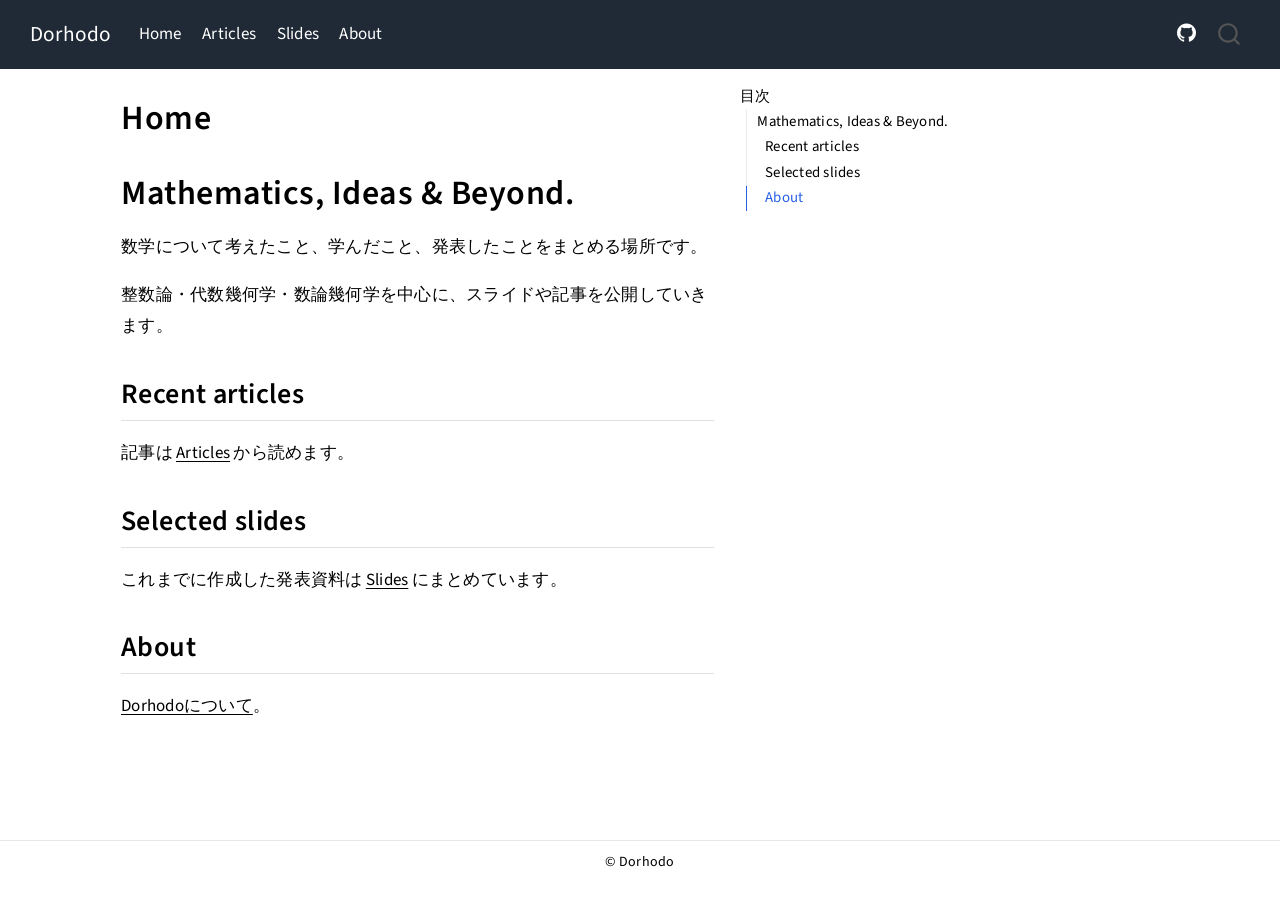
<file: index.html>
<!DOCTYPE html>
<html xmlns="http://www.w3.org/1999/xhtml" lang="ja" xml:lang="ja"><head>

<meta charset="utf-8">
<meta name="generator" content="quarto-1.11.9">

<meta name="viewport" content="width=device-width, initial-scale=1.0, user-scalable=yes">


<title>Home – Dorhodo</title>
<style>
/* Default styles provided by pandoc.
** See https://pandoc.org/MANUAL.html#variables-for-html for config info.
*/
span.smallcaps{font-variant: small-caps;}
div.columns{display: flex; gap: 1.5em;}
div.column{flex: auto;}
@media screen {
div.columns{gap: min(4vw, 1.5em);}
div.column{overflow-x: auto;}
}
div.hanging-indent{margin-left: 1.5em; text-indent: -1.5em;}
ul.task-list{list-style: none;}
ul.task-list li input[type="checkbox"] {
  width: 0.8em;
  margin: 0 0.8em 0.2em -1em; /* quarto-specific, see https://github.com/quarto-dev/quarto-cli/issues/4556 */ 
  vertical-align: middle;
}
</style>


<script src="site_libs/quarto-nav/quarto-nav.js"></script>
<script src="site_libs/quarto-nav/headroom.min.js"></script>
<script src="site_libs/clipboard/clipboard.min.js"></script>
<script src="site_libs/quarto-search/autocomplete.umd.js"></script>
<script src="site_libs/quarto-search/fuse.min.js"></script>
<script src="site_libs/quarto-search/quarto-search.js"></script>
<meta name="quarto:offset" content="./">
<script src="site_libs/quarto-html/quarto.js" type="module"></script>
<script src="site_libs/quarto-html/tabsets/tabsets.js" type="module"></script>
<script src="site_libs/quarto-html/scrollable-regions/scrollable-regions.js" type="module"></script>
<script src="site_libs/quarto-html/popper.min.js"></script>
<script src="site_libs/quarto-html/tippy.umd.min.js"></script>
<script src="site_libs/quarto-html/anchor.min.js"></script>
<link href="site_libs/quarto-html/tippy.css" rel="stylesheet">
<link href="site_libs/quarto-html/quarto-syntax-highlighting-63b5708e65d6cd79cd7618c58d0c21e7.css" rel="stylesheet" id="quarto-text-highlighting-styles">
<script src="site_libs/bootstrap/bootstrap.min.js"></script>
<link href="site_libs/bootstrap/bootstrap-icons.css" rel="stylesheet">
<link href="site_libs/bootstrap/bootstrap-b0bacdaee50ff9abb97ae013f25660d1.min.css" rel="stylesheet" append-hash="true" id="quarto-bootstrap" data-mode="light">
<script id="quarto-search-options" type="application/json">{
  "location": "navbar",
  "copy-button": false,
  "collapse-after": 3,
  "panel-placement": "end",
  "type": "overlay",
  "limit": 50,
  "keyboard-shortcut": [
    "f",
    "/",
    "s"
  ],
  "show-item-context": false,
  "language": {
    "search-no-results-text": "一致なし",
    "search-matching-documents-text": "一致した文書",
    "search-copy-link-title": "検索へのリンクをコピー",
    "search-hide-matches-text": "追加の検索結果を非表示",
    "search-more-match-text": "追加の検索結果",
    "search-more-matches-text": "追加の検索結果",
    "search-clear-button-title": "消去",
    "search-text-placeholder": "",
    "search-detached-cancel-button-title": "取消",
    "search-submit-button-title": "検索",
    "search-label": "サーチ"
  }
}</script>
<style>html{ scroll-behavior: smooth; }</style>


<link rel="stylesheet" href="styles.css">
</head>

<body class="nav-fixed quarto-light"><a id="quarto-skip-link" class="visually-hidden-focusable" href="#quarto-document-content">メインコンテンツにスキップ</a>

<div id="quarto-search-results"></div>
  <header id="quarto-header" class="headroom fixed-top">
    <nav class="navbar navbar-expand-lg " data-bs-theme="dark" aria-label="ウェブサイト">
      <div class="navbar-container container-fluid">
      <div class="navbar-brand-container mx-auto">
    <a class="navbar-brand" href="./index.html">
    <span class="navbar-title">Dorhodo</span>
    </a>
  </div>
          <button class="navbar-toggler" type="button" data-bs-toggle="collapse" data-bs-target="#navbarCollapse" aria-controls="navbarCollapse" aria-expanded="false" aria-label="ナビゲーションを切り替える" onclick="if (window.quartoToggleHeadroom) { window.quartoToggleHeadroom(); }">
  <span class="navbar-toggler-icon"></span>
</button>
          <div class="collapse navbar-collapse" id="navbarCollapse">
            <ul class="navbar-nav navbar-nav-scroll me-auto">
  <li class="nav-item">
    <a class="nav-link active" href="./index.html" aria-current="page"> 
<span class="menu-text">Home</span></a>
  </li>  
  <li class="nav-item">
    <a class="nav-link" href="./articles/index.html"> 
<span class="menu-text">Articles</span></a>
  </li>  
  <li class="nav-item">
    <a class="nav-link" href="./slides/index.html"> 
<span class="menu-text">Slides</span></a>
  </li>  
  <li class="nav-item">
    <a class="nav-link" href="./about.html"> 
<span class="menu-text">About</span></a>
  </li>  
</ul>
            <ul class="navbar-nav navbar-nav-scroll ms-auto">
  <li class="nav-item compact">
    <a class="nav-link" href="https://github.com/dorhodo"> <i class="bi bi-github" role="img" aria-label="GitHub">
</i> 
<span class="menu-text"></span></a>
  </li>  
</ul>
          </div> <!-- /navcollapse -->
            <div class="quarto-navbar-tools">
</div>
            <div id="quarto-search" class="" title="サーチ"></div>
      </div> <!-- /container-fluid -->
    </nav>
</header>
<!-- content -->
<div id="quarto-content" class="quarto-container page-columns page-rows-contents page-layout-article page-navbar">
<!-- sidebar -->
<!-- margin-sidebar -->
    <div id="quarto-margin-sidebar" class="sidebar margin-sidebar">
        <nav id="TOC" role="doc-toc" aria-labelledby="toc-title" class="toc-active">
    <h2 id="toc-title">目次</h2>
   
  <ul>
  <li><a href="#mathematics-ideas-beyond." id="toc-mathematics-ideas-beyond." class="nav-link active" data-scroll-target="#mathematics-ideas-beyond.">Mathematics, Ideas &amp; Beyond.</a>
  <ul class="collapse">
  <li><a href="#recent-articles" id="toc-recent-articles" class="nav-link" data-scroll-target="#recent-articles">Recent articles</a></li>
  <li><a href="#selected-slides" id="toc-selected-slides" class="nav-link" data-scroll-target="#selected-slides">Selected slides</a></li>
  <li><a href="#about" id="toc-about" class="nav-link" data-scroll-target="#about">About</a></li>
  </ul></li>
  </ul>
</nav>
    </div>
<!-- main -->
<main class="content" id="quarto-document-content" tabindex="-1">

<header id="title-block-header" class="quarto-title-block default">
<div class="quarto-title">
<h1 class="title">Home</h1>
</div>



<div class="quarto-title-meta">

    
  
    
  </div>
  


</header>


<section id="mathematics-ideas-beyond." class="level1">
<h1>Mathematics, Ideas &amp; Beyond.</h1>
<p>数学について考えたこと、学んだこと、発表したことをまとめる場所です。</p>
<p>整数論・代数幾何学・数論幾何学を中心に、スライドや記事を公開していきます。</p>
<section id="recent-articles" class="level2">
<h2 class="anchored" data-anchor-id="recent-articles">Recent articles</h2>
<p>記事は <a href="./articles/">Articles</a> から読めます。</p>
</section>
<section id="selected-slides" class="level2">
<h2 class="anchored" data-anchor-id="selected-slides">Selected slides</h2>
<p>これまでに作成した発表資料は <a href="./slides/">Slides</a> にまとめています。</p>
</section>
<section id="about" class="level2">
<h2 class="anchored" data-anchor-id="about">About</h2>
<p><a href="./about/">Dorhodoについて</a>。</p>


</section>
</section>

</main> <!-- /main -->
<script id="quarto-html-after-body" type="application/javascript">
  window.document.addEventListener("DOMContentLoaded", function (event) {
    const icon = "";
    const anchorJS = new window.AnchorJS();
    anchorJS.options = {
      placement: 'right',
      icon: icon
    };
    anchorJS.add('.anchored');
    const isCodeAnnotation = (el) => {
      for (const clz of el.classList) {
        if (clz.startsWith('code-annotation-')) {                     
          return true;
        }
      }
      return false;
    }
    const onCopySuccess = function(e) {
      // button target
      const button = e.trigger;
      // don't keep focus
      button.blur();
      // flash "checked"
      button.classList.add('code-copy-button-checked');
      var currentTitle = button.getAttribute("title");
      button.setAttribute("title", "コピーしました");
      let tooltip;
      if (window.bootstrap) {
        button.setAttribute("data-bs-toggle", "tooltip");
        button.setAttribute("data-bs-placement", "left");
        button.setAttribute("data-bs-title", "コピーしました");
        tooltip = new bootstrap.Tooltip(button, 
          { trigger: "manual", 
            customClass: "code-copy-button-tooltip",
            offset: [0, -8]});
        tooltip.show();    
      }
      setTimeout(function() {
        if (tooltip) {
          tooltip.hide();
          button.removeAttribute("data-bs-title");
          button.removeAttribute("data-bs-toggle");
          button.removeAttribute("data-bs-placement");
        }
        button.setAttribute("title", currentTitle);
        button.classList.remove('code-copy-button-checked');
      }, 1000);
      // clear code selection
      e.clearSelection();
    }
    const getTextToCopy = function(trigger) {
      const outerScaffold = trigger.parentElement.cloneNode(true);
      const codeEl = outerScaffold.querySelector('code');
      for (const childEl of codeEl.children) {
        if (isCodeAnnotation(childEl)) {
          childEl.remove();
        }
      }
      return codeEl.innerText;
    }
    const clipboard = new window.ClipboardJS('.code-copy-button:not([data-in-quarto-modal])', {
      text: getTextToCopy
    });
    clipboard.on('success', onCopySuccess);
    if (window.document.getElementById('quarto-embedded-source-code-modal')) {
      const clipboardModal = new window.ClipboardJS('.code-copy-button[data-in-quarto-modal]', {
        text: getTextToCopy,
        container: window.document.getElementById('quarto-embedded-source-code-modal')
      });
      clipboardModal.on('success', onCopySuccess);
    }
      var localhostRegex = new RegExp(/^(?:http|https):\/\/localhost\:?[0-9]*\//);
      var mailtoRegex = new RegExp(/^mailto:/);
        var filterRegex = new RegExp("https:\/\/dorhodo\.github\.io\/");
      var isInternal = (href) => {
          return filterRegex.test(href) || localhostRegex.test(href) || mailtoRegex.test(href);
      }
      // Inspect non-navigation links and adorn them if external
      window.quartoDecorateExternalLinks = function (root) {
     var links = (root || window.document).querySelectorAll('a[href]:not(.nav-link):not(.navbar-brand):not(.toc-action):not(.sidebar-link):not(.sidebar-item-toggle):not(.pagination-link):not(.no-external):not([aria-hidden]):not(.dropdown-item):not(.quarto-navigation-tool):not(.about-link)');
      for (var i=0; i<links.length; i++) {
        const link = links[i];
        if (!isInternal(link.href)) {
          // undo the damage that might have been done by quarto-nav.js in the case of
          // links that we want to consider external
          if (link.dataset.originalHref !== undefined) {
            link.href = link.dataset.originalHref;
          }
          if (!link.classList.contains('no-external-icon')) {
          }
        }
      }
      };
      window.quartoDecorateExternalLinks(window.document);
    // Esc closes the popup (WCAG 1.4.13) and focus leaving both trigger and
    // popup closes it (WCAG 2.4.11); tippy handles neither for interactive popups.
    const hideOnEscAndFocusOut = {
      name: 'hideOnEscAndFocusOut',
      defaultValue: true,
      fn(instance) {
        const dismiss = () => {
          // A show scheduled by the trigger delay would otherwise reopen it
          instance.clearDelayTimeouts();
          instance.hide();
        };
        const onKeyDown = (event) => {
          if (event.key !== 'Escape') {
            return;
          }
          // Keep Esc from also reaching page handlers (e.g. reveal.js overview),
          // except an open reveal.js slide menu, which Esc should close too.
          // The menu handles keys only when its keyboard option is on.
          const menuHandlesEsc = window.Reveal?.getPlugin?.('menu')?.isOpen() &&
            window.Reveal.getConfig().menu?.keyboard !== false;
          if (!menuHandlesEsc) {
            event.stopPropagation();
          }
          if (instance.popper.contains(window.document.activeElement)) {
            // Disabled while refocusing so the focus trigger does not reopen it
            instance.disable();
            instance.reference.focus();
            instance.enable();
          }
          dismiss();
        };
        const onFocusOut = (event) => {
          const target = event.relatedTarget;
          if (target && !instance.reference.contains(target) &&
              !instance.popper.contains(target)) {
            dismiss();
          }
        };
        // On the trigger too: a click trigger (code-annotations: select) has no
        // blur handling. Attached for the instance's lifetime so leaving the
        // trigger also cancels a show still pending on the trigger delay.
        instance.reference.addEventListener('focusout', onFocusOut);
        return {
          onShow() {
            window.document.addEventListener('keydown', onKeyDown, true);
            instance.popper.addEventListener('focusout', onFocusOut);
          },
          onHide() {
            window.document.removeEventListener('keydown', onKeyDown, true);
            instance.popper.removeEventListener('focusout', onFocusOut);
          },
          onDestroy() {
            instance.reference.removeEventListener('focusout', onFocusOut);
          },
        };
      },
    };
    function tippyHover(el, contentFn, onTriggerFn, onUntriggerFn) {
      const config = {
        allowHTML: true,
        maxWidth: 500,
        delay: 100,
        arrow: false,
        appendTo: function(el) {
            return el.parentElement;
        },
        interactive: true,
        interactiveBorder: 10,
        theme: 'quarto',
        placement: 'bottom-start',
        plugins: [hideOnEscAndFocusOut],
      };
      if (contentFn) {
        config.content = contentFn;
      }
      if (onTriggerFn) {
        config.onTrigger = onTriggerFn;
      }
      if (onUntriggerFn) {
        config.onUntrigger = onUntriggerFn;
      }
      window.tippy(el, config); 
    }
    const noterefs = window.document.querySelectorAll('a[role="doc-noteref"]');
    for (var i=0; i<noterefs.length; i++) {
      const ref = noterefs[i];
      tippyHover(ref, function() {
        // use id or data attribute instead here
        let href = ref.getAttribute('data-footnote-href') || ref.getAttribute('href');
        try { href = new URL(href).hash; } catch {}
        const id = href.replace(/^#\/?/, "");
        const note = window.document.getElementById(id);
        if (note) {
          return note.innerHTML;
        } else {
          return "";
        }
      });
    }
    const xrefs = window.document.querySelectorAll('a.quarto-xref');
    const processXRef = (id, note) => {
      // Strip column container classes
      const stripColumnClz = (el) => {
        el.classList.remove("page-full", "page-columns");
        if (el.children) {
          for (const child of el.children) {
            stripColumnClz(child);
          }
        }
      }
      stripColumnClz(note)
      if (id === null || id.startsWith('sec-')) {
        // Special case sections, only their first couple elements
        const container = document.createElement("div");
        if (note.children && note.children.length > 2) {
          container.appendChild(note.children[0].cloneNode(true));
          for (let i = 1; i < note.children.length; i++) {
            const child = note.children[i];
            if (child.tagName === "P" && child.innerText === "") {
              continue;
            } else {
              container.appendChild(child.cloneNode(true));
              break;
            }
          }
          if (window.Quarto?.typesetMath) {
            window.Quarto.typesetMath(container);
          }
          return container.innerHTML
        } else {
          if (window.Quarto?.typesetMath) {
            window.Quarto.typesetMath(note);
          }
          return note.innerHTML;
        }
      } else {
        // Remove any anchor links if they are present
        const anchorLink = note.querySelector('a.anchorjs-link');
        if (anchorLink) {
          anchorLink.remove();
        }
        if (window.Quarto?.typesetMath) {
          window.Quarto.typesetMath(note);
        }
        if (note.classList.contains("callout")) {
          return note.outerHTML;
        } else {
          return note.innerHTML;
        }
      }
    }
    for (var i=0; i<xrefs.length; i++) {
      const xref = xrefs[i];
      tippyHover(xref, undefined, function(instance) {
        instance.disable();
        let url = xref.getAttribute('href');
        let hash = undefined; 
        if (url.startsWith('#')) {
          hash = url;
        } else {
          try { hash = new URL(url).hash; } catch {}
        }
        if (hash) {
          const id = hash.replace(/^#\/?/, "");
          const note = window.document.getElementById(id);
          if (note !== null) {
            try {
              const html = processXRef(id, note.cloneNode(true));
              instance.setContent(html);
            } finally {
              instance.enable();
              instance.show();
            }
          } else {
            // See if we can fetch this
            fetch(url.split('#')[0])
            .then(res => res.text())
            .then(html => {
              const parser = new DOMParser();
              const htmlDoc = parser.parseFromString(html, "text/html");
              const note = htmlDoc.getElementById(id);
              if (note !== null) {
                const html = processXRef(id, note);
                instance.setContent(html);
              } 
            }).finally(() => {
              instance.enable();
              instance.show();
            });
          }
        } else {
          // See if we can fetch a full url (with no hash to target)
          // This is a special case and we should probably do some content thinning / targeting
          fetch(url)
          .then(res => res.text())
          .then(html => {
            const parser = new DOMParser();
            const htmlDoc = parser.parseFromString(html, "text/html");
            const note = htmlDoc.querySelector('main.content');
            if (note !== null) {
              // This should only happen for chapter cross references
              // (since there is no id in the URL)
              // remove the first header
              if (note.children.length > 0 && note.children[0].tagName === "HEADER") {
                note.children[0].remove();
              }
              const html = processXRef(null, note);
              instance.setContent(html);
            } 
          }).finally(() => {
            instance.enable();
            instance.show();
          });
        }
      }, function(instance) {
      });
    }
        let selectedAnnoteEl;
        const selectorForAnnotation = ( cell, annotation) => {
          let cellAttr = 'data-code-cell="' + cell + '"';
          let lineAttr = 'data-code-annotation="' +  annotation + '"';
          const selector = 'span[' + cellAttr + '][' + lineAttr + ']';
          return selector;
        }
        const selectCodeLines = (annoteEl) => {
          const doc = window.document;
          const targetCell = annoteEl.getAttribute("data-target-cell");
          const targetAnnotation = annoteEl.getAttribute("data-target-annotation");
          const annoteSpan = window.document.querySelector(selectorForAnnotation(targetCell, targetAnnotation));
          const lines = annoteSpan.getAttribute("data-code-lines").split(",");
          const lineIds = lines.map((line) => {
            return targetCell + "-" + line;
          })
          // Each band is positioned against its own containing block, which is
          // not the offsetParent of the lines, so place it from client rects.
          const placeBand = (band, firstEl, lastEl, codeBlock) => {
            const container = band.offsetParent;
            if (container === null) {
              return;
            }
            const containerRect = container.getBoundingClientRect();
            // Reveal.js scales slides with a transform, so convert client
            // pixels back to the CSS pixels of the container.
            const scale = containerRect.height / container.offsetHeight || 1;
            const firstRect = firstEl.getBoundingClientRect();
            const lastRect = lastEl.getBoundingClientRect();
            const top = (firstRect.top - containerRect.top) / scale - container.clientTop + container.scrollTop;
            const height = (lastRect.bottom - firstRect.top) / scale;
            band.style.top = top - 2 + "px";
            band.style.height = height + 4 + "px";
            if (codeBlock) {
              // Without the copy button wrapper, the containing block is wider
              // than the code block, so span the code block explicitly.
              const blockRect = codeBlock.getBoundingClientRect();
              band.style.left = (blockRect.left - containerRect.left) / scale - container.clientLeft + container.scrollLeft + "px";
              band.style.width = blockRect.width / scale + "px";
            }
          };
          if (lineIds.length > 0) {
            const el = window.document.getElementById(lineIds[0]);
            const lastEl = window.document.getElementById(lineIds[lineIds.length - 1]);
            const parent = el.parentElement.parentElement;
            // cook up a div (if necessary) and position it
            let div = window.document.getElementById("code-annotation-line-highlight");
            if (div === null) {
              div = window.document.createElement("div");
              div.setAttribute("id", "code-annotation-line-highlight");
              div.style.position = 'absolute';
              parent.appendChild(div);
            }
            placeBand(div, el, lastEl, parent.closest("div.sourceCode") || parent);
            let gutterDiv = window.document.getElementById("code-annotation-line-highlight-gutter");
            if (gutterDiv === null) {
              gutterDiv = window.document.createElement("div");
              gutterDiv.setAttribute("id", "code-annotation-line-highlight-gutter");
              gutterDiv.style.position = 'absolute';
              const codeCell = window.document.getElementById(targetCell);
              const gutter = codeCell.querySelector('.code-annotation-gutter');
              gutter.appendChild(gutterDiv);
            }
            placeBand(gutterDiv, el, lastEl);
            selectedAnnoteEl = annoteEl;
          }
        };
        const unselectCodeLines = () => {
          const elementsIds = ["code-annotation-line-highlight", "code-annotation-line-highlight-gutter"];
          elementsIds.forEach((elId) => {
            const div = window.document.getElementById(elId);
            if (div) {
              div.remove();
            }
          });
          selectedAnnoteEl = undefined;
        };
          // Handle positioning of the toggle
      window.addEventListener(
        "resize",
        throttle(() => {
          elRect = undefined;
          if (selectedAnnoteEl) {
            selectCodeLines(selectedAnnoteEl);
          }
        }, 10)
      );
      function throttle(fn, ms) {
      let throttle = false;
      let timer;
        return (...args) => {
          if(!throttle) { // first call gets through
              fn.apply(this, args);
              throttle = true;
          } else { // all the others get throttled
              if(timer) clearTimeout(timer); // cancel #2
              timer = setTimeout(() => {
                fn.apply(this, args);
                timer = throttle = false;
              }, ms);
          }
        };
      }
        // Attach click handler to the DT
        const annoteDls = window.document.querySelectorAll('dt[data-target-cell]');
        for (const annoteDlNode of annoteDls) {
          annoteDlNode.addEventListener('click', (event) => {
            const clickedEl = event.target;
            if (clickedEl !== selectedAnnoteEl) {
              unselectCodeLines();
              const activeEl = window.document.querySelector('dt[data-target-cell].code-annotation-active');
              if (activeEl) {
                activeEl.classList.remove('code-annotation-active');
              }
              selectCodeLines(clickedEl);
              clickedEl.classList.add('code-annotation-active');
            } else {
              // Unselect the line
              unselectCodeLines();
              clickedEl.classList.remove('code-annotation-active');
            }
          });
        }
    const findCites = (el) => {
      const parentEl = el.parentElement;
      if (parentEl) {
        const cites = parentEl.dataset.cites;
        if (cites) {
          return {
            el,
            cites: cites.split(' ')
          };
        } else {
          return findCites(el.parentElement)
        }
      } else {
        return undefined;
      }
    };
    var bibliorefs = window.document.querySelectorAll('a[role="doc-biblioref"]');
    for (var i=0; i<bibliorefs.length; i++) {
      const ref = bibliorefs[i];
      const citeInfo = findCites(ref);
      if (citeInfo) {
        tippyHover(citeInfo.el, function() {
          var popup = window.document.createElement('div');
          citeInfo.cites.forEach(function(cite) {
            var citeDiv = window.document.createElement('div');
            citeDiv.classList.add('hanging-indent');
            citeDiv.classList.add('csl-entry');
            var biblioDiv = window.document.getElementById('ref-' + cite);
            if (biblioDiv) {
              citeDiv.innerHTML = biblioDiv.innerHTML;
            }
            popup.appendChild(citeDiv);
          });
          return popup.innerHTML;
        });
      }
    }
  });
  </script>
  <script type="application/javascript">
  window.quartoScrollableRegionsLabels = {"code":"スクロール可能なコード","output":"スクロール可能な出力"};
  </script>
</div> <!-- /content -->
<footer class="footer">
  <div class="nav-footer">
    <div class="nav-footer-left">
      &nbsp;
    </div>   
    <div class="nav-footer-center">
<p>© Dorhodo</p>
</div>
    <div class="nav-footer-right">
      &nbsp;
    </div>
  </div>
</footer>




<script src="site_libs/quarto-html/zenscroll-min.js"></script>
</body></html>
</file>
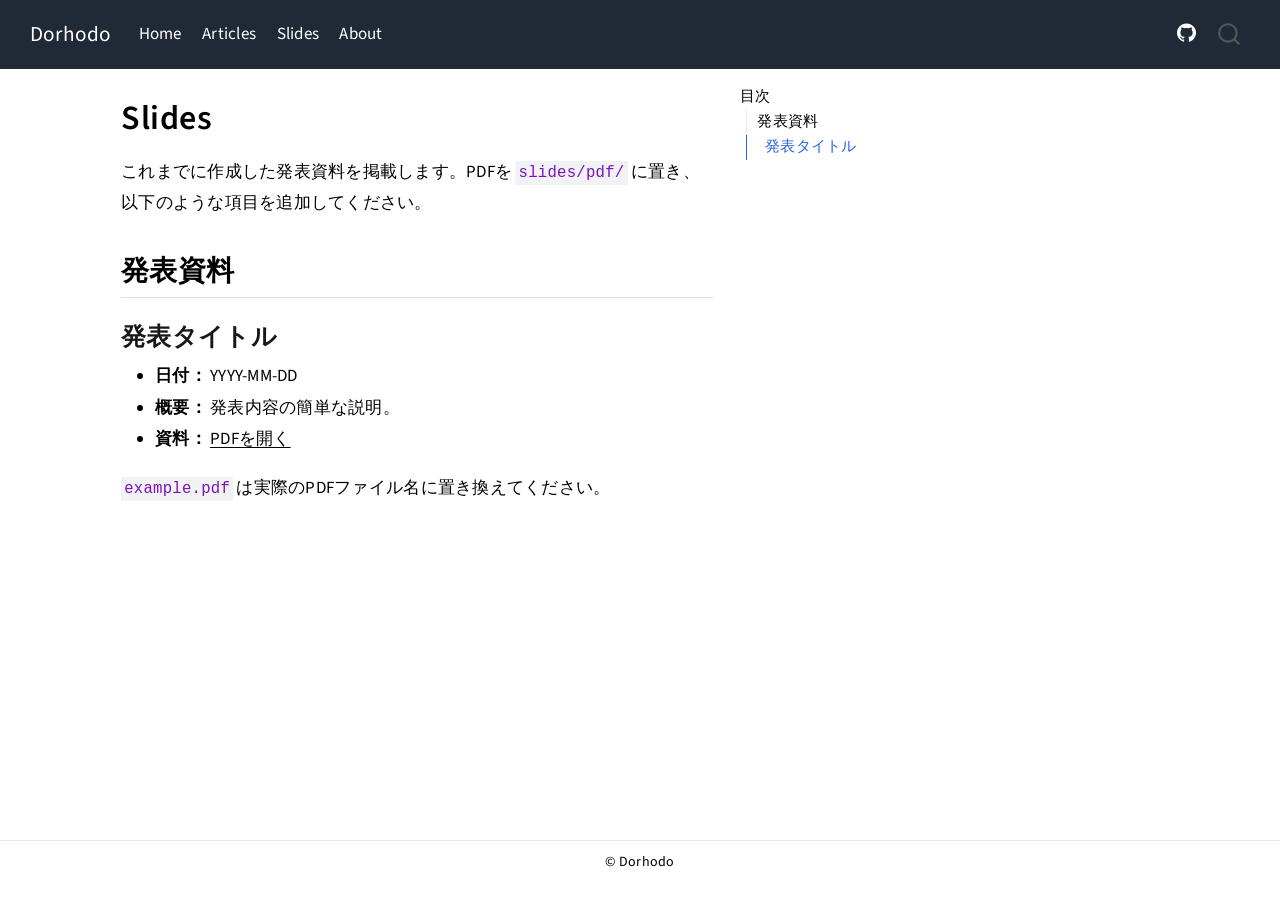
<file: slides/index.html>
<!DOCTYPE html>
<html xmlns="http://www.w3.org/1999/xhtml" lang="ja" xml:lang="ja"><head>

<meta charset="utf-8">
<meta name="generator" content="quarto-1.11.9">

<meta name="viewport" content="width=device-width, initial-scale=1.0, user-scalable=yes">


<title>Slides – Dorhodo</title>
<style>
/* Default styles provided by pandoc.
** See https://pandoc.org/MANUAL.html#variables-for-html for config info.
*/
span.smallcaps{font-variant: small-caps;}
div.columns{display: flex; gap: 1.5em;}
div.column{flex: auto;}
@media screen {
div.columns{gap: min(4vw, 1.5em);}
div.column{overflow-x: auto;}
}
div.hanging-indent{margin-left: 1.5em; text-indent: -1.5em;}
ul.task-list{list-style: none;}
ul.task-list li input[type="checkbox"] {
  width: 0.8em;
  margin: 0 0.8em 0.2em -1em; /* quarto-specific, see https://github.com/quarto-dev/quarto-cli/issues/4556 */ 
  vertical-align: middle;
}
</style>


<script src="../site_libs/quarto-nav/quarto-nav.js"></script>
<script src="../site_libs/quarto-nav/headroom.min.js"></script>
<script src="../site_libs/clipboard/clipboard.min.js"></script>
<script src="../site_libs/quarto-search/autocomplete.umd.js"></script>
<script src="../site_libs/quarto-search/fuse.min.js"></script>
<script src="../site_libs/quarto-search/quarto-search.js"></script>
<meta name="quarto:offset" content="../">
<script src="../site_libs/quarto-html/quarto.js" type="module"></script>
<script src="../site_libs/quarto-html/tabsets/tabsets.js" type="module"></script>
<script src="../site_libs/quarto-html/scrollable-regions/scrollable-regions.js" type="module"></script>
<script src="../site_libs/quarto-html/popper.min.js"></script>
<script src="../site_libs/quarto-html/tippy.umd.min.js"></script>
<script src="../site_libs/quarto-html/anchor.min.js"></script>
<link href="../site_libs/quarto-html/tippy.css" rel="stylesheet">
<link href="../site_libs/quarto-html/quarto-syntax-highlighting-63b5708e65d6cd79cd7618c58d0c21e7.css" rel="stylesheet" id="quarto-text-highlighting-styles">
<script src="../site_libs/bootstrap/bootstrap.min.js"></script>
<link href="../site_libs/bootstrap/bootstrap-icons.css" rel="stylesheet">
<link href="../site_libs/bootstrap/bootstrap-b0bacdaee50ff9abb97ae013f25660d1.min.css" rel="stylesheet" append-hash="true" id="quarto-bootstrap" data-mode="light">
<script id="quarto-search-options" type="application/json">{
  "location": "navbar",
  "copy-button": false,
  "collapse-after": 3,
  "panel-placement": "end",
  "type": "overlay",
  "limit": 50,
  "keyboard-shortcut": [
    "f",
    "/",
    "s"
  ],
  "show-item-context": false,
  "language": {
    "search-no-results-text": "一致なし",
    "search-matching-documents-text": "一致した文書",
    "search-copy-link-title": "検索へのリンクをコピー",
    "search-hide-matches-text": "追加の検索結果を非表示",
    "search-more-match-text": "追加の検索結果",
    "search-more-matches-text": "追加の検索結果",
    "search-clear-button-title": "消去",
    "search-text-placeholder": "",
    "search-detached-cancel-button-title": "取消",
    "search-submit-button-title": "検索",
    "search-label": "サーチ"
  }
}</script>
<style>html{ scroll-behavior: smooth; }</style>


<link rel="stylesheet" href="../styles.css">
</head>

<body class="nav-fixed quarto-light"><a id="quarto-skip-link" class="visually-hidden-focusable" href="#quarto-document-content">メインコンテンツにスキップ</a>

<div id="quarto-search-results"></div>
  <header id="quarto-header" class="headroom fixed-top">
    <nav class="navbar navbar-expand-lg " data-bs-theme="dark" aria-label="ウェブサイト">
      <div class="navbar-container container-fluid">
      <div class="navbar-brand-container mx-auto">
    <a class="navbar-brand" href="../index.html">
    <span class="navbar-title">Dorhodo</span>
    </a>
  </div>
          <button class="navbar-toggler" type="button" data-bs-toggle="collapse" data-bs-target="#navbarCollapse" aria-controls="navbarCollapse" aria-expanded="false" aria-label="ナビゲーションを切り替える" onclick="if (window.quartoToggleHeadroom) { window.quartoToggleHeadroom(); }">
  <span class="navbar-toggler-icon"></span>
</button>
          <div class="collapse navbar-collapse" id="navbarCollapse">
            <ul class="navbar-nav navbar-nav-scroll me-auto">
  <li class="nav-item">
    <a class="nav-link" href="../index.html"> 
<span class="menu-text">Home</span></a>
  </li>  
  <li class="nav-item">
    <a class="nav-link" href="../articles/index.html"> 
<span class="menu-text">Articles</span></a>
  </li>  
  <li class="nav-item">
    <a class="nav-link active" href="../slides/index.html" aria-current="page"> 
<span class="menu-text">Slides</span></a>
  </li>  
  <li class="nav-item">
    <a class="nav-link" href="../about.html"> 
<span class="menu-text">About</span></a>
  </li>  
</ul>
            <ul class="navbar-nav navbar-nav-scroll ms-auto">
  <li class="nav-item compact">
    <a class="nav-link" href="https://github.com/dorhodo"> <i class="bi bi-github" role="img" aria-label="GitHub">
</i> 
<span class="menu-text"></span></a>
  </li>  
</ul>
          </div> <!-- /navcollapse -->
            <div class="quarto-navbar-tools">
</div>
            <div id="quarto-search" class="" title="サーチ"></div>
      </div> <!-- /container-fluid -->
    </nav>
</header>
<!-- content -->
<div id="quarto-content" class="quarto-container page-columns page-rows-contents page-layout-article page-navbar">
<!-- sidebar -->
<!-- margin-sidebar -->
    <div id="quarto-margin-sidebar" class="sidebar margin-sidebar">
        <nav id="TOC" role="doc-toc" aria-labelledby="toc-title" class="toc-active">
    <h2 id="toc-title">目次</h2>
   
  <ul>
  <li><a href="#発表資料" id="toc-発表資料" class="nav-link active" data-scroll-target="#発表資料">発表資料</a>
  <ul class="collapse">
  <li><a href="#発表タイトル" id="toc-発表タイトル" class="nav-link" data-scroll-target="#発表タイトル">発表タイトル</a></li>
  </ul></li>
  </ul>
</nav>
    </div>
<!-- main -->
<main class="content" id="quarto-document-content" tabindex="-1">

<header id="title-block-header" class="quarto-title-block default">
<div class="quarto-title">
<h1 class="title">Slides</h1>
</div>



<div class="quarto-title-meta">

    
  
    
  </div>
  


</header>


<p>これまでに作成した発表資料を掲載します。PDFを <code>slides/pdf/</code> に置き、以下のような項目を追加してください。</p>
<section id="発表資料" class="level2">
<h2 class="anchored" data-anchor-id="発表資料">発表資料</h2>
<section id="発表タイトル" class="level3">
<h3 class="anchored" data-anchor-id="発表タイトル">発表タイトル</h3>
<ul>
<li><strong>日付：</strong> YYYY-MM-DD</li>
<li><strong>概要：</strong> 発表内容の簡単な説明。</li>
<li><strong>資料：</strong> <a href="pdf/example.pdf">PDFを開く</a></li>
</ul>
<p><code>example.pdf</code> は実際のPDFファイル名に置き換えてください。</p>


</section>
</section>

</main> <!-- /main -->
<script id="quarto-html-after-body" type="application/javascript">
  window.document.addEventListener("DOMContentLoaded", function (event) {
    const icon = "";
    const anchorJS = new window.AnchorJS();
    anchorJS.options = {
      placement: 'right',
      icon: icon
    };
    anchorJS.add('.anchored');
    const isCodeAnnotation = (el) => {
      for (const clz of el.classList) {
        if (clz.startsWith('code-annotation-')) {                     
          return true;
        }
      }
      return false;
    }
    const onCopySuccess = function(e) {
      // button target
      const button = e.trigger;
      // don't keep focus
      button.blur();
      // flash "checked"
      button.classList.add('code-copy-button-checked');
      var currentTitle = button.getAttribute("title");
      button.setAttribute("title", "コピーしました");
      let tooltip;
      if (window.bootstrap) {
        button.setAttribute("data-bs-toggle", "tooltip");
        button.setAttribute("data-bs-placement", "left");
        button.setAttribute("data-bs-title", "コピーしました");
        tooltip = new bootstrap.Tooltip(button, 
          { trigger: "manual", 
            customClass: "code-copy-button-tooltip",
            offset: [0, -8]});
        tooltip.show();    
      }
      setTimeout(function() {
        if (tooltip) {
          tooltip.hide();
          button.removeAttribute("data-bs-title");
          button.removeAttribute("data-bs-toggle");
          button.removeAttribute("data-bs-placement");
        }
        button.setAttribute("title", currentTitle);
        button.classList.remove('code-copy-button-checked');
      }, 1000);
      // clear code selection
      e.clearSelection();
    }
    const getTextToCopy = function(trigger) {
      const outerScaffold = trigger.parentElement.cloneNode(true);
      const codeEl = outerScaffold.querySelector('code');
      for (const childEl of codeEl.children) {
        if (isCodeAnnotation(childEl)) {
          childEl.remove();
        }
      }
      return codeEl.innerText;
    }
    const clipboard = new window.ClipboardJS('.code-copy-button:not([data-in-quarto-modal])', {
      text: getTextToCopy
    });
    clipboard.on('success', onCopySuccess);
    if (window.document.getElementById('quarto-embedded-source-code-modal')) {
      const clipboardModal = new window.ClipboardJS('.code-copy-button[data-in-quarto-modal]', {
        text: getTextToCopy,
        container: window.document.getElementById('quarto-embedded-source-code-modal')
      });
      clipboardModal.on('success', onCopySuccess);
    }
      var localhostRegex = new RegExp(/^(?:http|https):\/\/localhost\:?[0-9]*\//);
      var mailtoRegex = new RegExp(/^mailto:/);
        var filterRegex = new RegExp("https:\/\/dorhodo\.github\.io\/");
      var isInternal = (href) => {
          return filterRegex.test(href) || localhostRegex.test(href) || mailtoRegex.test(href);
      }
      // Inspect non-navigation links and adorn them if external
      window.quartoDecorateExternalLinks = function (root) {
     var links = (root || window.document).querySelectorAll('a[href]:not(.nav-link):not(.navbar-brand):not(.toc-action):not(.sidebar-link):not(.sidebar-item-toggle):not(.pagination-link):not(.no-external):not([aria-hidden]):not(.dropdown-item):not(.quarto-navigation-tool):not(.about-link)');
      for (var i=0; i<links.length; i++) {
        const link = links[i];
        if (!isInternal(link.href)) {
          // undo the damage that might have been done by quarto-nav.js in the case of
          // links that we want to consider external
          if (link.dataset.originalHref !== undefined) {
            link.href = link.dataset.originalHref;
          }
          if (!link.classList.contains('no-external-icon')) {
          }
        }
      }
      };
      window.quartoDecorateExternalLinks(window.document);
    // Esc closes the popup (WCAG 1.4.13) and focus leaving both trigger and
    // popup closes it (WCAG 2.4.11); tippy handles neither for interactive popups.
    const hideOnEscAndFocusOut = {
      name: 'hideOnEscAndFocusOut',
      defaultValue: true,
      fn(instance) {
        const dismiss = () => {
          // A show scheduled by the trigger delay would otherwise reopen it
          instance.clearDelayTimeouts();
          instance.hide();
        };
        const onKeyDown = (event) => {
          if (event.key !== 'Escape') {
            return;
          }
          // Keep Esc from also reaching page handlers (e.g. reveal.js overview),
          // except an open reveal.js slide menu, which Esc should close too.
          // The menu handles keys only when its keyboard option is on.
          const menuHandlesEsc = window.Reveal?.getPlugin?.('menu')?.isOpen() &&
            window.Reveal.getConfig().menu?.keyboard !== false;
          if (!menuHandlesEsc) {
            event.stopPropagation();
          }
          if (instance.popper.contains(window.document.activeElement)) {
            // Disabled while refocusing so the focus trigger does not reopen it
            instance.disable();
            instance.reference.focus();
            instance.enable();
          }
          dismiss();
        };
        const onFocusOut = (event) => {
          const target = event.relatedTarget;
          if (target && !instance.reference.contains(target) &&
              !instance.popper.contains(target)) {
            dismiss();
          }
        };
        // On the trigger too: a click trigger (code-annotations: select) has no
        // blur handling. Attached for the instance's lifetime so leaving the
        // trigger also cancels a show still pending on the trigger delay.
        instance.reference.addEventListener('focusout', onFocusOut);
        return {
          onShow() {
            window.document.addEventListener('keydown', onKeyDown, true);
            instance.popper.addEventListener('focusout', onFocusOut);
          },
          onHide() {
            window.document.removeEventListener('keydown', onKeyDown, true);
            instance.popper.removeEventListener('focusout', onFocusOut);
          },
          onDestroy() {
            instance.reference.removeEventListener('focusout', onFocusOut);
          },
        };
      },
    };
    function tippyHover(el, contentFn, onTriggerFn, onUntriggerFn) {
      const config = {
        allowHTML: true,
        maxWidth: 500,
        delay: 100,
        arrow: false,
        appendTo: function(el) {
            return el.parentElement;
        },
        interactive: true,
        interactiveBorder: 10,
        theme: 'quarto',
        placement: 'bottom-start',
        plugins: [hideOnEscAndFocusOut],
      };
      if (contentFn) {
        config.content = contentFn;
      }
      if (onTriggerFn) {
        config.onTrigger = onTriggerFn;
      }
      if (onUntriggerFn) {
        config.onUntrigger = onUntriggerFn;
      }
      window.tippy(el, config); 
    }
    const noterefs = window.document.querySelectorAll('a[role="doc-noteref"]');
    for (var i=0; i<noterefs.length; i++) {
      const ref = noterefs[i];
      tippyHover(ref, function() {
        // use id or data attribute instead here
        let href = ref.getAttribute('data-footnote-href') || ref.getAttribute('href');
        try { href = new URL(href).hash; } catch {}
        const id = href.replace(/^#\/?/, "");
        const note = window.document.getElementById(id);
        if (note) {
          return note.innerHTML;
        } else {
          return "";
        }
      });
    }
    const xrefs = window.document.querySelectorAll('a.quarto-xref');
    const processXRef = (id, note) => {
      // Strip column container classes
      const stripColumnClz = (el) => {
        el.classList.remove("page-full", "page-columns");
        if (el.children) {
          for (const child of el.children) {
            stripColumnClz(child);
          }
        }
      }
      stripColumnClz(note)
      if (id === null || id.startsWith('sec-')) {
        // Special case sections, only their first couple elements
        const container = document.createElement("div");
        if (note.children && note.children.length > 2) {
          container.appendChild(note.children[0].cloneNode(true));
          for (let i = 1; i < note.children.length; i++) {
            const child = note.children[i];
            if (child.tagName === "P" && child.innerText === "") {
              continue;
            } else {
              container.appendChild(child.cloneNode(true));
              break;
            }
          }
          if (window.Quarto?.typesetMath) {
            window.Quarto.typesetMath(container);
          }
          return container.innerHTML
        } else {
          if (window.Quarto?.typesetMath) {
            window.Quarto.typesetMath(note);
          }
          return note.innerHTML;
        }
      } else {
        // Remove any anchor links if they are present
        const anchorLink = note.querySelector('a.anchorjs-link');
        if (anchorLink) {
          anchorLink.remove();
        }
        if (window.Quarto?.typesetMath) {
          window.Quarto.typesetMath(note);
        }
        if (note.classList.contains("callout")) {
          return note.outerHTML;
        } else {
          return note.innerHTML;
        }
      }
    }
    for (var i=0; i<xrefs.length; i++) {
      const xref = xrefs[i];
      tippyHover(xref, undefined, function(instance) {
        instance.disable();
        let url = xref.getAttribute('href');
        let hash = undefined; 
        if (url.startsWith('#')) {
          hash = url;
        } else {
          try { hash = new URL(url).hash; } catch {}
        }
        if (hash) {
          const id = hash.replace(/^#\/?/, "");
          const note = window.document.getElementById(id);
          if (note !== null) {
            try {
              const html = processXRef(id, note.cloneNode(true));
              instance.setContent(html);
            } finally {
              instance.enable();
              instance.show();
            }
          } else {
            // See if we can fetch this
            fetch(url.split('#')[0])
            .then(res => res.text())
            .then(html => {
              const parser = new DOMParser();
              const htmlDoc = parser.parseFromString(html, "text/html");
              const note = htmlDoc.getElementById(id);
              if (note !== null) {
                const html = processXRef(id, note);
                instance.setContent(html);
              } 
            }).finally(() => {
              instance.enable();
              instance.show();
            });
          }
        } else {
          // See if we can fetch a full url (with no hash to target)
          // This is a special case and we should probably do some content thinning / targeting
          fetch(url)
          .then(res => res.text())
          .then(html => {
            const parser = new DOMParser();
            const htmlDoc = parser.parseFromString(html, "text/html");
            const note = htmlDoc.querySelector('main.content');
            if (note !== null) {
              // This should only happen for chapter cross references
              // (since there is no id in the URL)
              // remove the first header
              if (note.children.length > 0 && note.children[0].tagName === "HEADER") {
                note.children[0].remove();
              }
              const html = processXRef(null, note);
              instance.setContent(html);
            } 
          }).finally(() => {
            instance.enable();
            instance.show();
          });
        }
      }, function(instance) {
      });
    }
        let selectedAnnoteEl;
        const selectorForAnnotation = ( cell, annotation) => {
          let cellAttr = 'data-code-cell="' + cell + '"';
          let lineAttr = 'data-code-annotation="' +  annotation + '"';
          const selector = 'span[' + cellAttr + '][' + lineAttr + ']';
          return selector;
        }
        const selectCodeLines = (annoteEl) => {
          const doc = window.document;
          const targetCell = annoteEl.getAttribute("data-target-cell");
          const targetAnnotation = annoteEl.getAttribute("data-target-annotation");
          const annoteSpan = window.document.querySelector(selectorForAnnotation(targetCell, targetAnnotation));
          const lines = annoteSpan.getAttribute("data-code-lines").split(",");
          const lineIds = lines.map((line) => {
            return targetCell + "-" + line;
          })
          // Each band is positioned against its own containing block, which is
          // not the offsetParent of the lines, so place it from client rects.
          const placeBand = (band, firstEl, lastEl, codeBlock) => {
            const container = band.offsetParent;
            if (container === null) {
              return;
            }
            const containerRect = container.getBoundingClientRect();
            // Reveal.js scales slides with a transform, so convert client
            // pixels back to the CSS pixels of the container.
            const scale = containerRect.height / container.offsetHeight || 1;
            const firstRect = firstEl.getBoundingClientRect();
            const lastRect = lastEl.getBoundingClientRect();
            const top = (firstRect.top - containerRect.top) / scale - container.clientTop + container.scrollTop;
            const height = (lastRect.bottom - firstRect.top) / scale;
            band.style.top = top - 2 + "px";
            band.style.height = height + 4 + "px";
            if (codeBlock) {
              // Without the copy button wrapper, the containing block is wider
              // than the code block, so span the code block explicitly.
              const blockRect = codeBlock.getBoundingClientRect();
              band.style.left = (blockRect.left - containerRect.left) / scale - container.clientLeft + container.scrollLeft + "px";
              band.style.width = blockRect.width / scale + "px";
            }
          };
          if (lineIds.length > 0) {
            const el = window.document.getElementById(lineIds[0]);
            const lastEl = window.document.getElementById(lineIds[lineIds.length - 1]);
            const parent = el.parentElement.parentElement;
            // cook up a div (if necessary) and position it
            let div = window.document.getElementById("code-annotation-line-highlight");
            if (div === null) {
              div = window.document.createElement("div");
              div.setAttribute("id", "code-annotation-line-highlight");
              div.style.position = 'absolute';
              parent.appendChild(div);
            }
            placeBand(div, el, lastEl, parent.closest("div.sourceCode") || parent);
            let gutterDiv = window.document.getElementById("code-annotation-line-highlight-gutter");
            if (gutterDiv === null) {
              gutterDiv = window.document.createElement("div");
              gutterDiv.setAttribute("id", "code-annotation-line-highlight-gutter");
              gutterDiv.style.position = 'absolute';
              const codeCell = window.document.getElementById(targetCell);
              const gutter = codeCell.querySelector('.code-annotation-gutter');
              gutter.appendChild(gutterDiv);
            }
            placeBand(gutterDiv, el, lastEl);
            selectedAnnoteEl = annoteEl;
          }
        };
        const unselectCodeLines = () => {
          const elementsIds = ["code-annotation-line-highlight", "code-annotation-line-highlight-gutter"];
          elementsIds.forEach((elId) => {
            const div = window.document.getElementById(elId);
            if (div) {
              div.remove();
            }
          });
          selectedAnnoteEl = undefined;
        };
          // Handle positioning of the toggle
      window.addEventListener(
        "resize",
        throttle(() => {
          elRect = undefined;
          if (selectedAnnoteEl) {
            selectCodeLines(selectedAnnoteEl);
          }
        }, 10)
      );
      function throttle(fn, ms) {
      let throttle = false;
      let timer;
        return (...args) => {
          if(!throttle) { // first call gets through
              fn.apply(this, args);
              throttle = true;
          } else { // all the others get throttled
              if(timer) clearTimeout(timer); // cancel #2
              timer = setTimeout(() => {
                fn.apply(this, args);
                timer = throttle = false;
              }, ms);
          }
        };
      }
        // Attach click handler to the DT
        const annoteDls = window.document.querySelectorAll('dt[data-target-cell]');
        for (const annoteDlNode of annoteDls) {
          annoteDlNode.addEventListener('click', (event) => {
            const clickedEl = event.target;
            if (clickedEl !== selectedAnnoteEl) {
              unselectCodeLines();
              const activeEl = window.document.querySelector('dt[data-target-cell].code-annotation-active');
              if (activeEl) {
                activeEl.classList.remove('code-annotation-active');
              }
              selectCodeLines(clickedEl);
              clickedEl.classList.add('code-annotation-active');
            } else {
              // Unselect the line
              unselectCodeLines();
              clickedEl.classList.remove('code-annotation-active');
            }
          });
        }
    const findCites = (el) => {
      const parentEl = el.parentElement;
      if (parentEl) {
        const cites = parentEl.dataset.cites;
        if (cites) {
          return {
            el,
            cites: cites.split(' ')
          };
        } else {
          return findCites(el.parentElement)
        }
      } else {
        return undefined;
      }
    };
    var bibliorefs = window.document.querySelectorAll('a[role="doc-biblioref"]');
    for (var i=0; i<bibliorefs.length; i++) {
      const ref = bibliorefs[i];
      const citeInfo = findCites(ref);
      if (citeInfo) {
        tippyHover(citeInfo.el, function() {
          var popup = window.document.createElement('div');
          citeInfo.cites.forEach(function(cite) {
            var citeDiv = window.document.createElement('div');
            citeDiv.classList.add('hanging-indent');
            citeDiv.classList.add('csl-entry');
            var biblioDiv = window.document.getElementById('ref-' + cite);
            if (biblioDiv) {
              citeDiv.innerHTML = biblioDiv.innerHTML;
            }
            popup.appendChild(citeDiv);
          });
          return popup.innerHTML;
        });
      }
    }
  });
  </script>
  <script type="application/javascript">
  window.quartoScrollableRegionsLabels = {"code":"スクロール可能なコード","output":"スクロール可能な出力"};
  </script>
</div> <!-- /content -->
<footer class="footer">
  <div class="nav-footer">
    <div class="nav-footer-left">
      &nbsp;
    </div>   
    <div class="nav-footer-center">
<p>© Dorhodo</p>
</div>
    <div class="nav-footer-right">
      &nbsp;
    </div>
  </div>
</footer>




<script src="../site_libs/quarto-html/zenscroll-min.js"></script>
</body></html>
</file>
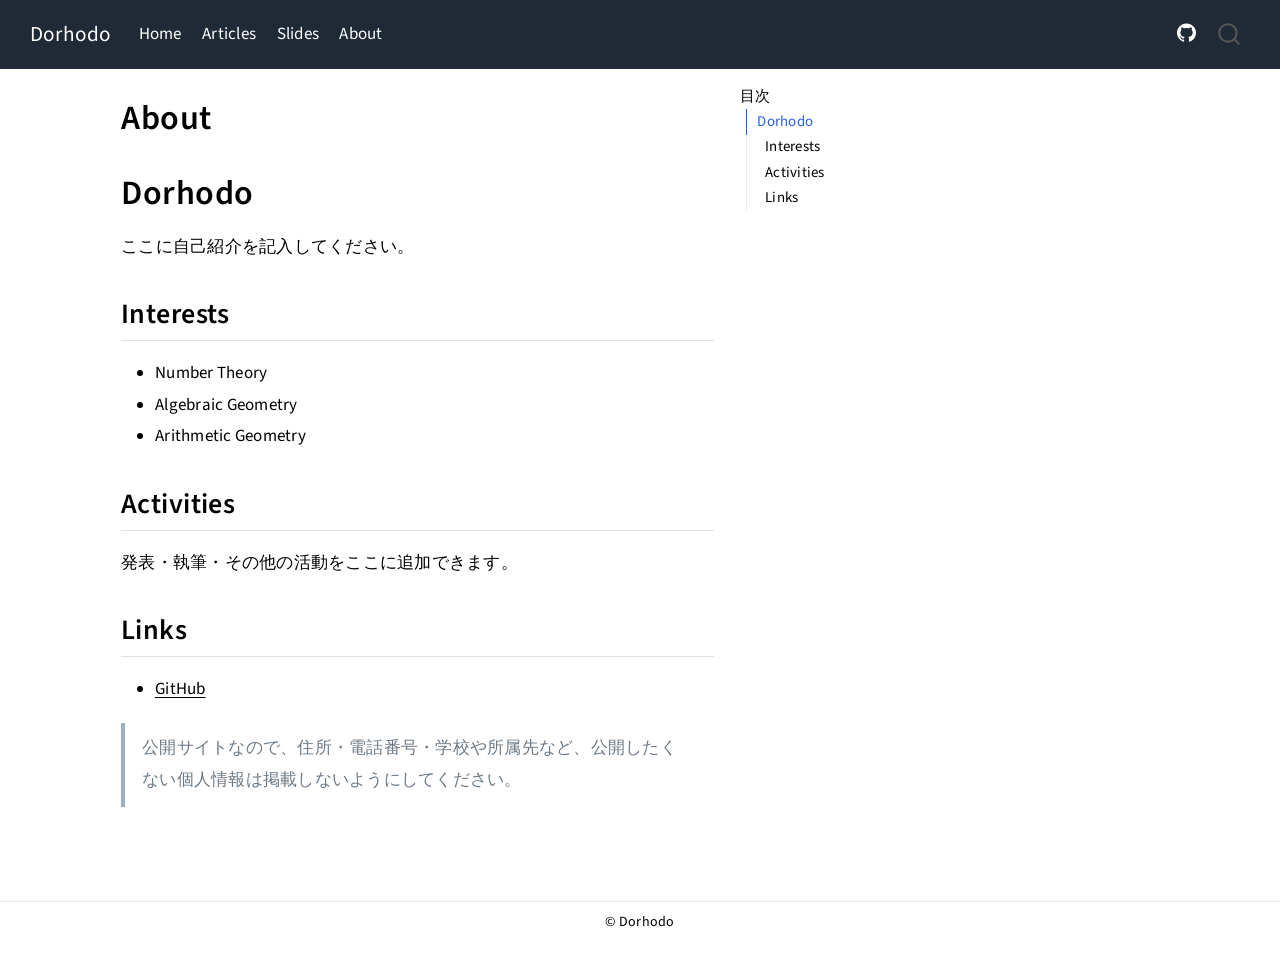
<file: about.html>
<!DOCTYPE html>
<html xmlns="http://www.w3.org/1999/xhtml" lang="ja" xml:lang="ja"><head>

<meta charset="utf-8">
<meta name="generator" content="quarto-1.11.9">

<meta name="viewport" content="width=device-width, initial-scale=1.0, user-scalable=yes">


<title>About – Dorhodo</title>
<style>
/* Default styles provided by pandoc.
** See https://pandoc.org/MANUAL.html#variables-for-html for config info.
*/
span.smallcaps{font-variant: small-caps;}
div.columns{display: flex; gap: 1.5em;}
div.column{flex: auto;}
@media screen {
div.columns{gap: min(4vw, 1.5em);}
div.column{overflow-x: auto;}
}
div.hanging-indent{margin-left: 1.5em; text-indent: -1.5em;}
ul.task-list{list-style: none;}
ul.task-list li input[type="checkbox"] {
  width: 0.8em;
  margin: 0 0.8em 0.2em -1em; /* quarto-specific, see https://github.com/quarto-dev/quarto-cli/issues/4556 */ 
  vertical-align: middle;
}
</style>


<script src="site_libs/quarto-nav/quarto-nav.js"></script>
<script src="site_libs/quarto-nav/headroom.min.js"></script>
<script src="site_libs/clipboard/clipboard.min.js"></script>
<script src="site_libs/quarto-search/autocomplete.umd.js"></script>
<script src="site_libs/quarto-search/fuse.min.js"></script>
<script src="site_libs/quarto-search/quarto-search.js"></script>
<meta name="quarto:offset" content="./">
<script src="site_libs/quarto-html/quarto.js" type="module"></script>
<script src="site_libs/quarto-html/tabsets/tabsets.js" type="module"></script>
<script src="site_libs/quarto-html/scrollable-regions/scrollable-regions.js" type="module"></script>
<script src="site_libs/quarto-html/popper.min.js"></script>
<script src="site_libs/quarto-html/tippy.umd.min.js"></script>
<script src="site_libs/quarto-html/anchor.min.js"></script>
<link href="site_libs/quarto-html/tippy.css" rel="stylesheet">
<link href="site_libs/quarto-html/quarto-syntax-highlighting-63b5708e65d6cd79cd7618c58d0c21e7.css" rel="stylesheet" id="quarto-text-highlighting-styles">
<script src="site_libs/bootstrap/bootstrap.min.js"></script>
<link href="site_libs/bootstrap/bootstrap-icons.css" rel="stylesheet">
<link href="site_libs/bootstrap/bootstrap-b0bacdaee50ff9abb97ae013f25660d1.min.css" rel="stylesheet" append-hash="true" id="quarto-bootstrap" data-mode="light">
<script id="quarto-search-options" type="application/json">{
  "location": "navbar",
  "copy-button": false,
  "collapse-after": 3,
  "panel-placement": "end",
  "type": "overlay",
  "limit": 50,
  "keyboard-shortcut": [
    "f",
    "/",
    "s"
  ],
  "show-item-context": false,
  "language": {
    "search-no-results-text": "一致なし",
    "search-matching-documents-text": "一致した文書",
    "search-copy-link-title": "検索へのリンクをコピー",
    "search-hide-matches-text": "追加の検索結果を非表示",
    "search-more-match-text": "追加の検索結果",
    "search-more-matches-text": "追加の検索結果",
    "search-clear-button-title": "消去",
    "search-text-placeholder": "",
    "search-detached-cancel-button-title": "取消",
    "search-submit-button-title": "検索",
    "search-label": "サーチ"
  }
}</script>
<style>html{ scroll-behavior: smooth; }</style>


<link rel="stylesheet" href="styles.css">
</head>

<body class="nav-fixed quarto-light"><a id="quarto-skip-link" class="visually-hidden-focusable" href="#quarto-document-content">メインコンテンツにスキップ</a>

<div id="quarto-search-results"></div>
  <header id="quarto-header" class="headroom fixed-top">
    <nav class="navbar navbar-expand-lg " data-bs-theme="dark" aria-label="ウェブサイト">
      <div class="navbar-container container-fluid">
      <div class="navbar-brand-container mx-auto">
    <a class="navbar-brand" href="./index.html">
    <span class="navbar-title">Dorhodo</span>
    </a>
  </div>
          <button class="navbar-toggler" type="button" data-bs-toggle="collapse" data-bs-target="#navbarCollapse" aria-controls="navbarCollapse" aria-expanded="false" aria-label="ナビゲーションを切り替える" onclick="if (window.quartoToggleHeadroom) { window.quartoToggleHeadroom(); }">
  <span class="navbar-toggler-icon"></span>
</button>
          <div class="collapse navbar-collapse" id="navbarCollapse">
            <ul class="navbar-nav navbar-nav-scroll me-auto">
  <li class="nav-item">
    <a class="nav-link" href="./index.html"> 
<span class="menu-text">Home</span></a>
  </li>  
  <li class="nav-item">
    <a class="nav-link" href="./articles/index.html"> 
<span class="menu-text">Articles</span></a>
  </li>  
  <li class="nav-item">
    <a class="nav-link" href="./slides/index.html"> 
<span class="menu-text">Slides</span></a>
  </li>  
  <li class="nav-item">
    <a class="nav-link active" href="./about.html" aria-current="page"> 
<span class="menu-text">About</span></a>
  </li>  
</ul>
            <ul class="navbar-nav navbar-nav-scroll ms-auto">
  <li class="nav-item compact">
    <a class="nav-link" href="https://github.com/dorhodo"> <i class="bi bi-github" role="img" aria-label="GitHub">
</i> 
<span class="menu-text"></span></a>
  </li>  
</ul>
          </div> <!-- /navcollapse -->
            <div class="quarto-navbar-tools">
</div>
            <div id="quarto-search" class="" title="サーチ"></div>
      </div> <!-- /container-fluid -->
    </nav>
</header>
<!-- content -->
<div id="quarto-content" class="quarto-container page-columns page-rows-contents page-layout-article page-navbar">
<!-- sidebar -->
<!-- margin-sidebar -->
    <div id="quarto-margin-sidebar" class="sidebar margin-sidebar">
        <nav id="TOC" role="doc-toc" aria-labelledby="toc-title" class="toc-active">
    <h2 id="toc-title">目次</h2>
   
  <ul>
  <li><a href="#dorhodo" id="toc-dorhodo" class="nav-link active" data-scroll-target="#dorhodo">Dorhodo</a>
  <ul class="collapse">
  <li><a href="#interests" id="toc-interests" class="nav-link" data-scroll-target="#interests">Interests</a></li>
  <li><a href="#activities" id="toc-activities" class="nav-link" data-scroll-target="#activities">Activities</a></li>
  <li><a href="#links" id="toc-links" class="nav-link" data-scroll-target="#links">Links</a></li>
  </ul></li>
  </ul>
</nav>
    </div>
<!-- main -->
<main class="content" id="quarto-document-content" tabindex="-1">

<header id="title-block-header" class="quarto-title-block default">
<div class="quarto-title">
<h1 class="title">About</h1>
</div>



<div class="quarto-title-meta">

    
  
    
  </div>
  


</header>


<section id="dorhodo" class="level1">
<h1>Dorhodo</h1>
<p>ここに自己紹介を記入してください。</p>
<section id="interests" class="level2">
<h2 class="anchored" data-anchor-id="interests">Interests</h2>
<ul>
<li>Number Theory</li>
<li>Algebraic Geometry</li>
<li>Arithmetic Geometry</li>
</ul>
</section>
<section id="activities" class="level2">
<h2 class="anchored" data-anchor-id="activities">Activities</h2>
<p>発表・執筆・その他の活動をここに追加できます。</p>
</section>
<section id="links" class="level2">
<h2 class="anchored" data-anchor-id="links">Links</h2>
<ul>
<li><a href="https://github.com/dorhodo">GitHub</a></li>
</ul>
<blockquote class="blockquote">
<p>公開サイトなので、住所・電話番号・学校や所属先など、公開したくない個人情報は掲載しないようにしてください。</p>
</blockquote>


</section>
</section>

</main> <!-- /main -->
<script id="quarto-html-after-body" type="application/javascript">
  window.document.addEventListener("DOMContentLoaded", function (event) {
    const icon = "";
    const anchorJS = new window.AnchorJS();
    anchorJS.options = {
      placement: 'right',
      icon: icon
    };
    anchorJS.add('.anchored');
    const isCodeAnnotation = (el) => {
      for (const clz of el.classList) {
        if (clz.startsWith('code-annotation-')) {                     
          return true;
        }
      }
      return false;
    }
    const onCopySuccess = function(e) {
      // button target
      const button = e.trigger;
      // don't keep focus
      button.blur();
      // flash "checked"
      button.classList.add('code-copy-button-checked');
      var currentTitle = button.getAttribute("title");
      button.setAttribute("title", "コピーしました");
      let tooltip;
      if (window.bootstrap) {
        button.setAttribute("data-bs-toggle", "tooltip");
        button.setAttribute("data-bs-placement", "left");
        button.setAttribute("data-bs-title", "コピーしました");
        tooltip = new bootstrap.Tooltip(button, 
          { trigger: "manual", 
            customClass: "code-copy-button-tooltip",
            offset: [0, -8]});
        tooltip.show();    
      }
      setTimeout(function() {
        if (tooltip) {
          tooltip.hide();
          button.removeAttribute("data-bs-title");
          button.removeAttribute("data-bs-toggle");
          button.removeAttribute("data-bs-placement");
        }
        button.setAttribute("title", currentTitle);
        button.classList.remove('code-copy-button-checked');
      }, 1000);
      // clear code selection
      e.clearSelection();
    }
    const getTextToCopy = function(trigger) {
      const outerScaffold = trigger.parentElement.cloneNode(true);
      const codeEl = outerScaffold.querySelector('code');
      for (const childEl of codeEl.children) {
        if (isCodeAnnotation(childEl)) {
          childEl.remove();
        }
      }
      return codeEl.innerText;
    }
    const clipboard = new window.ClipboardJS('.code-copy-button:not([data-in-quarto-modal])', {
      text: getTextToCopy
    });
    clipboard.on('success', onCopySuccess);
    if (window.document.getElementById('quarto-embedded-source-code-modal')) {
      const clipboardModal = new window.ClipboardJS('.code-copy-button[data-in-quarto-modal]', {
        text: getTextToCopy,
        container: window.document.getElementById('quarto-embedded-source-code-modal')
      });
      clipboardModal.on('success', onCopySuccess);
    }
      var localhostRegex = new RegExp(/^(?:http|https):\/\/localhost\:?[0-9]*\//);
      var mailtoRegex = new RegExp(/^mailto:/);
        var filterRegex = new RegExp("https:\/\/dorhodo\.github\.io\/");
      var isInternal = (href) => {
          return filterRegex.test(href) || localhostRegex.test(href) || mailtoRegex.test(href);
      }
      // Inspect non-navigation links and adorn them if external
      window.quartoDecorateExternalLinks = function (root) {
     var links = (root || window.document).querySelectorAll('a[href]:not(.nav-link):not(.navbar-brand):not(.toc-action):not(.sidebar-link):not(.sidebar-item-toggle):not(.pagination-link):not(.no-external):not([aria-hidden]):not(.dropdown-item):not(.quarto-navigation-tool):not(.about-link)');
      for (var i=0; i<links.length; i++) {
        const link = links[i];
        if (!isInternal(link.href)) {
          // undo the damage that might have been done by quarto-nav.js in the case of
          // links that we want to consider external
          if (link.dataset.originalHref !== undefined) {
            link.href = link.dataset.originalHref;
          }
          if (!link.classList.contains('no-external-icon')) {
          }
        }
      }
      };
      window.quartoDecorateExternalLinks(window.document);
    // Esc closes the popup (WCAG 1.4.13) and focus leaving both trigger and
    // popup closes it (WCAG 2.4.11); tippy handles neither for interactive popups.
    const hideOnEscAndFocusOut = {
      name: 'hideOnEscAndFocusOut',
      defaultValue: true,
      fn(instance) {
        const dismiss = () => {
          // A show scheduled by the trigger delay would otherwise reopen it
          instance.clearDelayTimeouts();
          instance.hide();
        };
        const onKeyDown = (event) => {
          if (event.key !== 'Escape') {
            return;
          }
          // Keep Esc from also reaching page handlers (e.g. reveal.js overview),
          // except an open reveal.js slide menu, which Esc should close too.
          // The menu handles keys only when its keyboard option is on.
          const menuHandlesEsc = window.Reveal?.getPlugin?.('menu')?.isOpen() &&
            window.Reveal.getConfig().menu?.keyboard !== false;
          if (!menuHandlesEsc) {
            event.stopPropagation();
          }
          if (instance.popper.contains(window.document.activeElement)) {
            // Disabled while refocusing so the focus trigger does not reopen it
            instance.disable();
            instance.reference.focus();
            instance.enable();
          }
          dismiss();
        };
        const onFocusOut = (event) => {
          const target = event.relatedTarget;
          if (target && !instance.reference.contains(target) &&
              !instance.popper.contains(target)) {
            dismiss();
          }
        };
        // On the trigger too: a click trigger (code-annotations: select) has no
        // blur handling. Attached for the instance's lifetime so leaving the
        // trigger also cancels a show still pending on the trigger delay.
        instance.reference.addEventListener('focusout', onFocusOut);
        return {
          onShow() {
            window.document.addEventListener('keydown', onKeyDown, true);
            instance.popper.addEventListener('focusout', onFocusOut);
          },
          onHide() {
            window.document.removeEventListener('keydown', onKeyDown, true);
            instance.popper.removeEventListener('focusout', onFocusOut);
          },
          onDestroy() {
            instance.reference.removeEventListener('focusout', onFocusOut);
          },
        };
      },
    };
    function tippyHover(el, contentFn, onTriggerFn, onUntriggerFn) {
      const config = {
        allowHTML: true,
        maxWidth: 500,
        delay: 100,
        arrow: false,
        appendTo: function(el) {
            return el.parentElement;
        },
        interactive: true,
        interactiveBorder: 10,
        theme: 'quarto',
        placement: 'bottom-start',
        plugins: [hideOnEscAndFocusOut],
      };
      if (contentFn) {
        config.content = contentFn;
      }
      if (onTriggerFn) {
        config.onTrigger = onTriggerFn;
      }
      if (onUntriggerFn) {
        config.onUntrigger = onUntriggerFn;
      }
      window.tippy(el, config); 
    }
    const noterefs = window.document.querySelectorAll('a[role="doc-noteref"]');
    for (var i=0; i<noterefs.length; i++) {
      const ref = noterefs[i];
      tippyHover(ref, function() {
        // use id or data attribute instead here
        let href = ref.getAttribute('data-footnote-href') || ref.getAttribute('href');
        try { href = new URL(href).hash; } catch {}
        const id = href.replace(/^#\/?/, "");
        const note = window.document.getElementById(id);
        if (note) {
          return note.innerHTML;
        } else {
          return "";
        }
      });
    }
    const xrefs = window.document.querySelectorAll('a.quarto-xref');
    const processXRef = (id, note) => {
      // Strip column container classes
      const stripColumnClz = (el) => {
        el.classList.remove("page-full", "page-columns");
        if (el.children) {
          for (const child of el.children) {
            stripColumnClz(child);
          }
        }
      }
      stripColumnClz(note)
      if (id === null || id.startsWith('sec-')) {
        // Special case sections, only their first couple elements
        const container = document.createElement("div");
        if (note.children && note.children.length > 2) {
          container.appendChild(note.children[0].cloneNode(true));
          for (let i = 1; i < note.children.length; i++) {
            const child = note.children[i];
            if (child.tagName === "P" && child.innerText === "") {
              continue;
            } else {
              container.appendChild(child.cloneNode(true));
              break;
            }
          }
          if (window.Quarto?.typesetMath) {
            window.Quarto.typesetMath(container);
          }
          return container.innerHTML
        } else {
          if (window.Quarto?.typesetMath) {
            window.Quarto.typesetMath(note);
          }
          return note.innerHTML;
        }
      } else {
        // Remove any anchor links if they are present
        const anchorLink = note.querySelector('a.anchorjs-link');
        if (anchorLink) {
          anchorLink.remove();
        }
        if (window.Quarto?.typesetMath) {
          window.Quarto.typesetMath(note);
        }
        if (note.classList.contains("callout")) {
          return note.outerHTML;
        } else {
          return note.innerHTML;
        }
      }
    }
    for (var i=0; i<xrefs.length; i++) {
      const xref = xrefs[i];
      tippyHover(xref, undefined, function(instance) {
        instance.disable();
        let url = xref.getAttribute('href');
        let hash = undefined; 
        if (url.startsWith('#')) {
          hash = url;
        } else {
          try { hash = new URL(url).hash; } catch {}
        }
        if (hash) {
          const id = hash.replace(/^#\/?/, "");
          const note = window.document.getElementById(id);
          if (note !== null) {
            try {
              const html = processXRef(id, note.cloneNode(true));
              instance.setContent(html);
            } finally {
              instance.enable();
              instance.show();
            }
          } else {
            // See if we can fetch this
            fetch(url.split('#')[0])
            .then(res => res.text())
            .then(html => {
              const parser = new DOMParser();
              const htmlDoc = parser.parseFromString(html, "text/html");
              const note = htmlDoc.getElementById(id);
              if (note !== null) {
                const html = processXRef(id, note);
                instance.setContent(html);
              } 
            }).finally(() => {
              instance.enable();
              instance.show();
            });
          }
        } else {
          // See if we can fetch a full url (with no hash to target)
          // This is a special case and we should probably do some content thinning / targeting
          fetch(url)
          .then(res => res.text())
          .then(html => {
            const parser = new DOMParser();
            const htmlDoc = parser.parseFromString(html, "text/html");
            const note = htmlDoc.querySelector('main.content');
            if (note !== null) {
              // This should only happen for chapter cross references
              // (since there is no id in the URL)
              // remove the first header
              if (note.children.length > 0 && note.children[0].tagName === "HEADER") {
                note.children[0].remove();
              }
              const html = processXRef(null, note);
              instance.setContent(html);
            } 
          }).finally(() => {
            instance.enable();
            instance.show();
          });
        }
      }, function(instance) {
      });
    }
        let selectedAnnoteEl;
        const selectorForAnnotation = ( cell, annotation) => {
          let cellAttr = 'data-code-cell="' + cell + '"';
          let lineAttr = 'data-code-annotation="' +  annotation + '"';
          const selector = 'span[' + cellAttr + '][' + lineAttr + ']';
          return selector;
        }
        const selectCodeLines = (annoteEl) => {
          const doc = window.document;
          const targetCell = annoteEl.getAttribute("data-target-cell");
          const targetAnnotation = annoteEl.getAttribute("data-target-annotation");
          const annoteSpan = window.document.querySelector(selectorForAnnotation(targetCell, targetAnnotation));
          const lines = annoteSpan.getAttribute("data-code-lines").split(",");
          const lineIds = lines.map((line) => {
            return targetCell + "-" + line;
          })
          // Each band is positioned against its own containing block, which is
          // not the offsetParent of the lines, so place it from client rects.
          const placeBand = (band, firstEl, lastEl, codeBlock) => {
            const container = band.offsetParent;
            if (container === null) {
              return;
            }
            const containerRect = container.getBoundingClientRect();
            // Reveal.js scales slides with a transform, so convert client
            // pixels back to the CSS pixels of the container.
            const scale = containerRect.height / container.offsetHeight || 1;
            const firstRect = firstEl.getBoundingClientRect();
            const lastRect = lastEl.getBoundingClientRect();
            const top = (firstRect.top - containerRect.top) / scale - container.clientTop + container.scrollTop;
            const height = (lastRect.bottom - firstRect.top) / scale;
            band.style.top = top - 2 + "px";
            band.style.height = height + 4 + "px";
            if (codeBlock) {
              // Without the copy button wrapper, the containing block is wider
              // than the code block, so span the code block explicitly.
              const blockRect = codeBlock.getBoundingClientRect();
              band.style.left = (blockRect.left - containerRect.left) / scale - container.clientLeft + container.scrollLeft + "px";
              band.style.width = blockRect.width / scale + "px";
            }
          };
          if (lineIds.length > 0) {
            const el = window.document.getElementById(lineIds[0]);
            const lastEl = window.document.getElementById(lineIds[lineIds.length - 1]);
            const parent = el.parentElement.parentElement;
            // cook up a div (if necessary) and position it
            let div = window.document.getElementById("code-annotation-line-highlight");
            if (div === null) {
              div = window.document.createElement("div");
              div.setAttribute("id", "code-annotation-line-highlight");
              div.style.position = 'absolute';
              parent.appendChild(div);
            }
            placeBand(div, el, lastEl, parent.closest("div.sourceCode") || parent);
            let gutterDiv = window.document.getElementById("code-annotation-line-highlight-gutter");
            if (gutterDiv === null) {
              gutterDiv = window.document.createElement("div");
              gutterDiv.setAttribute("id", "code-annotation-line-highlight-gutter");
              gutterDiv.style.position = 'absolute';
              const codeCell = window.document.getElementById(targetCell);
              const gutter = codeCell.querySelector('.code-annotation-gutter');
              gutter.appendChild(gutterDiv);
            }
            placeBand(gutterDiv, el, lastEl);
            selectedAnnoteEl = annoteEl;
          }
        };
        const unselectCodeLines = () => {
          const elementsIds = ["code-annotation-line-highlight", "code-annotation-line-highlight-gutter"];
          elementsIds.forEach((elId) => {
            const div = window.document.getElementById(elId);
            if (div) {
              div.remove();
            }
          });
          selectedAnnoteEl = undefined;
        };
          // Handle positioning of the toggle
      window.addEventListener(
        "resize",
        throttle(() => {
          elRect = undefined;
          if (selectedAnnoteEl) {
            selectCodeLines(selectedAnnoteEl);
          }
        }, 10)
      );
      function throttle(fn, ms) {
      let throttle = false;
      let timer;
        return (...args) => {
          if(!throttle) { // first call gets through
              fn.apply(this, args);
              throttle = true;
          } else { // all the others get throttled
              if(timer) clearTimeout(timer); // cancel #2
              timer = setTimeout(() => {
                fn.apply(this, args);
                timer = throttle = false;
              }, ms);
          }
        };
      }
        // Attach click handler to the DT
        const annoteDls = window.document.querySelectorAll('dt[data-target-cell]');
        for (const annoteDlNode of annoteDls) {
          annoteDlNode.addEventListener('click', (event) => {
            const clickedEl = event.target;
            if (clickedEl !== selectedAnnoteEl) {
              unselectCodeLines();
              const activeEl = window.document.querySelector('dt[data-target-cell].code-annotation-active');
              if (activeEl) {
                activeEl.classList.remove('code-annotation-active');
              }
              selectCodeLines(clickedEl);
              clickedEl.classList.add('code-annotation-active');
            } else {
              // Unselect the line
              unselectCodeLines();
              clickedEl.classList.remove('code-annotation-active');
            }
          });
        }
    const findCites = (el) => {
      const parentEl = el.parentElement;
      if (parentEl) {
        const cites = parentEl.dataset.cites;
        if (cites) {
          return {
            el,
            cites: cites.split(' ')
          };
        } else {
          return findCites(el.parentElement)
        }
      } else {
        return undefined;
      }
    };
    var bibliorefs = window.document.querySelectorAll('a[role="doc-biblioref"]');
    for (var i=0; i<bibliorefs.length; i++) {
      const ref = bibliorefs[i];
      const citeInfo = findCites(ref);
      if (citeInfo) {
        tippyHover(citeInfo.el, function() {
          var popup = window.document.createElement('div');
          citeInfo.cites.forEach(function(cite) {
            var citeDiv = window.document.createElement('div');
            citeDiv.classList.add('hanging-indent');
            citeDiv.classList.add('csl-entry');
            var biblioDiv = window.document.getElementById('ref-' + cite);
            if (biblioDiv) {
              citeDiv.innerHTML = biblioDiv.innerHTML;
            }
            popup.appendChild(citeDiv);
          });
          return popup.innerHTML;
        });
      }
    }
  });
  </script>
  <script type="application/javascript">
  window.quartoScrollableRegionsLabels = {"code":"スクロール可能なコード","output":"スクロール可能な出力"};
  </script>
</div> <!-- /content -->
<footer class="footer">
  <div class="nav-footer">
    <div class="nav-footer-left">
      &nbsp;
    </div>   
    <div class="nav-footer-center">
<p>© Dorhodo</p>
</div>
    <div class="nav-footer-right">
      &nbsp;
    </div>
  </div>
</footer>




<script src="site_libs/quarto-html/zenscroll-min.js"></script>
</body></html>
</file>
<file: site_libs/quarto-html/tippy.css>
.tippy-box[data-animation=fade][data-state=hidden]{opacity:0}[data-tippy-root]{max-width:calc(100vw - 10px)}.tippy-box{position:relative;background-color:#333;color:#fff;border-radius:4px;font-size:14px;line-height:1.4;white-space:normal;outline:0;transition-property:transform,visibility,opacity}.tippy-box[data-placement^=top]>.tippy-arrow{bottom:0}.tippy-box[data-placement^=top]>.tippy-arrow:before{bottom:-7px;left:0;border-width:8px 8px 0;border-top-color:initial;transform-origin:center top}.tippy-box[data-placement^=bottom]>.tippy-arrow{top:0}.tippy-box[data-placement^=bottom]>.tippy-arrow:before{top:-7px;left:0;border-width:0 8px 8px;border-bottom-color:initial;transform-origin:center bottom}.tippy-box[data-placement^=left]>.tippy-arrow{right:0}.tippy-box[data-placement^=left]>.tippy-arrow:before{border-width:8px 0 8px 8px;border-left-color:initial;right:-7px;transform-origin:center left}.tippy-box[data-placement^=right]>.tippy-arrow{left:0}.tippy-box[data-placement^=right]>.tippy-arrow:before{left:-7px;border-width:8px 8px 8px 0;border-right-color:initial;transform-origin:center right}.tippy-box[data-inertia][data-state=visible]{transition-timing-function:cubic-bezier(.54,1.5,.38,1.11)}.tippy-arrow{width:16px;height:16px;color:#333}.tippy-arrow:before{content:"";position:absolute;border-color:transparent;border-style:solid}.tippy-content{position:relative;padding:5px 9px;z-index:1}
</file>
<file: site_libs/quarto-html/quarto-syntax-highlighting-63b5708e65d6cd79cd7618c58d0c21e7.css>
/* quarto syntax highlight colors */
:root {
  --quarto-hl-ot-color: #003B4F;
  --quarto-hl-at-color: #657422;
  --quarto-hl-ss-color: #20794D;
  --quarto-hl-an-color: #5E5E5E;
  --quarto-hl-fu-color: #4758AB;
  --quarto-hl-st-color: #20794D;
  --quarto-hl-cf-color: #003B4F;
  --quarto-hl-op-color: #5E5E5E;
  --quarto-hl-er-color: #AD0000;
  --quarto-hl-bn-color: #AD0000;
  --quarto-hl-al-color: #AD0000;
  --quarto-hl-va-color: #111111;
  --quarto-hl-bu-color: inherit;
  --quarto-hl-ex-color: inherit;
  --quarto-hl-pp-color: #AD0000;
  --quarto-hl-in-color: #5E5E5E;
  --quarto-hl-vs-color: #20794D;
  --quarto-hl-wa-color: #5E5E5E;
  --quarto-hl-do-color: #5E5E5E;
  --quarto-hl-im-color: #00769E;
  --quarto-hl-ch-color: #20794D;
  --quarto-hl-dt-color: #AD0000;
  --quarto-hl-fl-color: #AD0000;
  --quarto-hl-co-color: #5E5E5E;
  --quarto-hl-cv-color: #5E5E5E;
  --quarto-hl-cn-color: #8f5902;
  --quarto-hl-sc-color: #5E5E5E;
  --quarto-hl-dv-color: #AD0000;
  --quarto-hl-kw-color: #003B4F;
}

/* other quarto variables */
:root {
  --quarto-font-monospace: SFMono-Regular, Menlo, Monaco, Consolas, "Liberation Mono", "Courier New", monospace;
}

/* syntax highlight based on Pandoc's rules */
pre > code.sourceCode > span {
  color: #003B4F;
}

code.sourceCode > span {
  color: #003B4F;
}

div.sourceCode,
div.sourceCode pre.sourceCode {
  color: #003B4F;
}

/* Normal */
code span {
  color: #003B4F;
}

/* Alert */
code span.al {
  color: #AD0000;
  font-style: inherit;
}

/* Annotation */
code span.an {
  color: #5E5E5E;
  font-style: inherit;
}

/* Attribute */
code span.at {
  color: #657422;
  font-style: inherit;
}

/* BaseN */
code span.bn {
  color: #AD0000;
  font-style: inherit;
}

/* BuiltIn */
code span.bu {
  font-style: inherit;
}

/* ControlFlow */
code span.cf {
  color: #003B4F;
  font-weight: bold;
  font-style: inherit;
}

/* Char */
code span.ch {
  color: #20794D;
  font-style: inherit;
}

/* Constant */
code span.cn {
  color: #8f5902;
  font-style: inherit;
}

/* Comment */
code span.co {
  color: #5E5E5E;
  font-style: inherit;
}

/* CommentVar */
code span.cv {
  color: #5E5E5E;
  font-style: italic;
}

/* Documentation */
code span.do {
  color: #5E5E5E;
  font-style: italic;
}

/* DataType */
code span.dt {
  color: #AD0000;
  font-style: inherit;
}

/* DecVal */
code span.dv {
  color: #AD0000;
  font-style: inherit;
}

/* Error */
code span.er {
  color: #AD0000;
  font-style: inherit;
}

/* Extension */
code span.ex {
  font-style: inherit;
}

/* Float */
code span.fl {
  color: #AD0000;
  font-style: inherit;
}

/* Function */
code span.fu {
  color: #4758AB;
  font-style: inherit;
}

/* Import */
code span.im {
  color: #00769E;
  font-style: inherit;
}

/* Information */
code span.in {
  color: #5E5E5E;
  font-style: inherit;
}

/* Keyword */
code span.kw {
  color: #003B4F;
  font-weight: bold;
  font-style: inherit;
}

/* Operator */
code span.op {
  color: #5E5E5E;
  font-style: inherit;
}

/* Other */
code span.ot {
  color: #003B4F;
  font-style: inherit;
}

/* Preprocessor */
code span.pp {
  color: #AD0000;
  font-style: inherit;
}

/* SpecialChar */
code span.sc {
  color: #5E5E5E;
  font-style: inherit;
}

/* SpecialString */
code span.ss {
  color: #20794D;
  font-style: inherit;
}

/* String */
code span.st {
  color: #20794D;
  font-style: inherit;
}

/* Variable */
code span.va {
  color: #111111;
  font-style: inherit;
}

/* VerbatimString */
code span.vs {
  color: #20794D;
  font-style: inherit;
}

/* Warning */
code span.wa {
  color: #5E5E5E;
  font-style: italic;
}

.prevent-inlining {
  content: "</";
}

/*# sourceMappingURL=054cc16b9e9817627be6994582d2ffb5.css.map */
</file>
<file: styles.css>
```css
/*-- scss:rules --*/
/* Dorhodo — Japanese Minimal */

/* =================================
   Color palette
================================= */
:root {
  --dorhodo-ink: #202a36;
  --dorhodo-muted: #64748b;
  --dorhodo-accent: #315b83;
  --dorhodo-paper: #fbfbf8;

  --dorhodo-navbar: #202a36;
  --dorhodo-navbar-text: #ffffff;
  --dorhodo-navbar-hover: #b9d0e5;
}

/* =================================
   Main page
================================= */
html,
body {
  color: var(--dorhodo-ink);
  background-color: var(--dorhodo-paper);
  line-height: 1.85;
  letter-spacing: 0.015em;
}

/* =================================
   Navigation bar
================================= */

#quarto-header {
  background-color: #202a36 !important;
}

#quarto-header .navbar,
#quarto-header .navbar.navbar-expand-lg,
#quarto-header .navbar-container {
  --bs-navbar-bg: #202a36;
  --bs-navbar-color: #ffffff;
  --bs-navbar-hover-color: #b9d0e5;
  --bs-navbar-brand-color: #ffffff;
  --bs-navbar-brand-hover-color: #b9d0e5;

  background: #202a36 !important;
  background-color: #202a36 !important;
  border-color: #202a36 !important;
}

#quarto-header .navbar-brand,
#quarto-header .navbar-title,
#quarto-header .navbar-nav .nav-link,
#quarto-header .navbar-nav .nav-link.active {
  color: #ffffff !important;
}

#quarto-header .navbar-nav .nav-link:hover {
  color: #b9d0e5 !important;
}

#quarto-header .navbar-toggler {
  border-color: #ffffff80 !important;
}

#quarto-header .navbar-toggler-icon {
  filter: brightness(0) invert(1);
}

/* =================================
   Headings
================================= */
h1,
h2,
h3,
h4 {
  color: var(--dorhodo-ink);
  letter-spacing: 0.015em;
}

/* =================================
   Links
================================= */
a {
  color: var(--dorhodo-accent);
  text-decoration-thickness: 1px;
  text-underline-offset: 0.2em;
}

a:hover {
  color: #1d3d5c;
}

/* =================================
   Content layout
================================= */
#quarto-content {
  max-width: 980px;
}

/* =================================
   Blockquotes
================================= */
blockquote {
  color: var(--dorhodo-muted);
  border-left-color: #9aafc2;
}

/* =================================
   Code
================================= */
code {
  font-size: 0.92em;
}

/* =================================
   Footer
================================= */
.nav-footer {
  background-color: var(--dorhodo-paper);
  color: var(--dorhodo-muted);
  border-top: 1px solid #e6e8eb;
}
```
</file>
